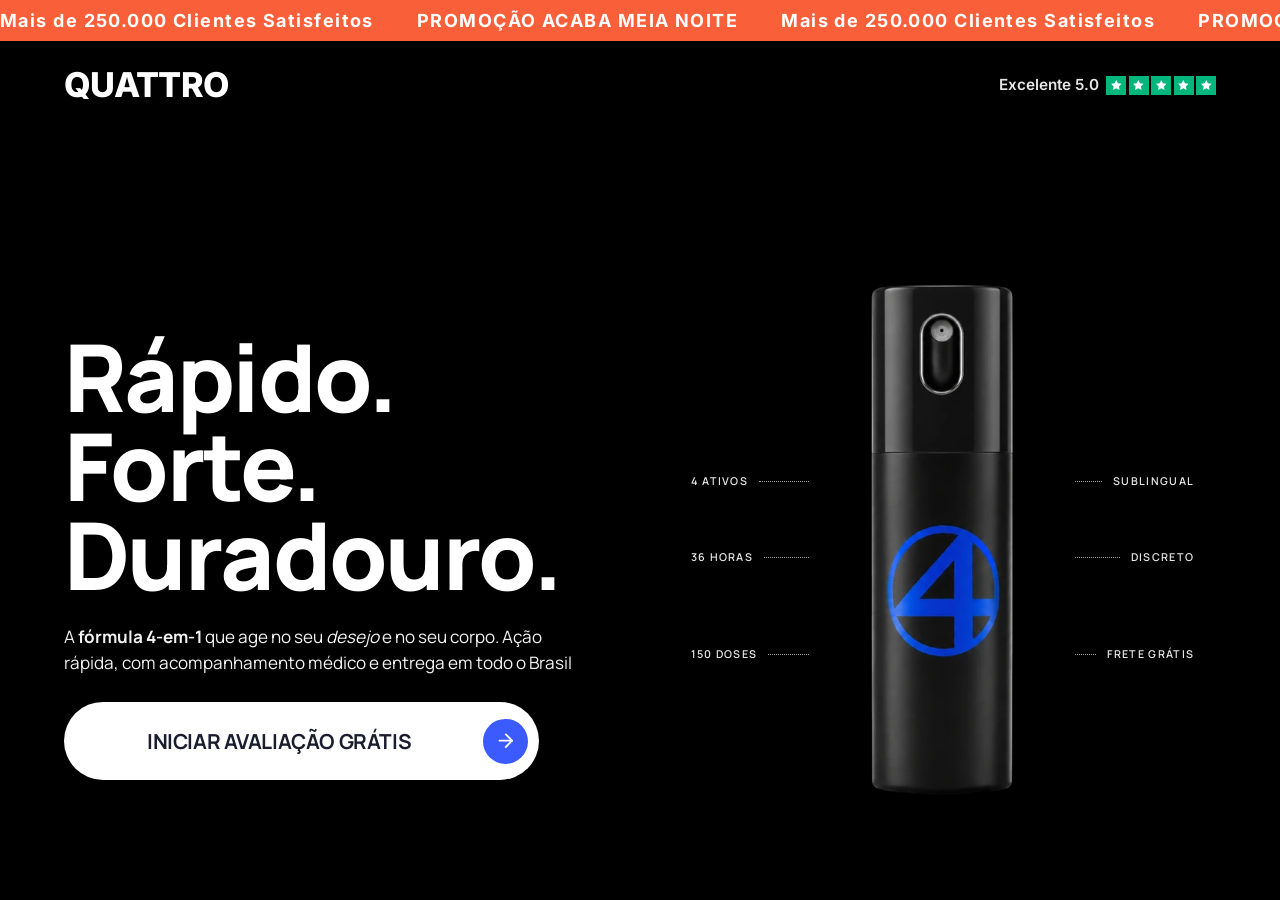
<file: 1/index.html>
<!DOCTYPE html><html lang="en"><head>
<script>window.onerror = function(msg, url, line, col, error) { console.log("EXACT STACK:", error ? error.stack : msg + " at " + line + ":" + col); }; window.addEventListener("unhandledrejection", function(e) { console.log("REJECTION STACK:", e.reason ? e.reason.stack || e.reason : e); });</script><script>window.$_TSR=window.$_TSR||{t:new Map(),buffer:[],initialized:!0,router:{matches:[],manifest:{},dehydratedData:{}},h:function(){}};window.fbq=window.fbq||function(){(window.fbq.q=window.fbq.q||[]).push(arguments)};window.gtag=window.gtag||function(){(window.dataLayer=window.dataLayer||[]).push(arguments)};</script><script>window.fbq=window.fbq||function(){(window.fbq.q=window.fbq.q||[]).push(arguments)};window.gtag=window.gtag||function(){(window.dataLayer=window.dataLayer||[]).push(arguments)};</script><meta charset="utf-8"><meta name="viewport" content="width=device-width, initial-scale=1"><link rel="preload" as="image" href="/images/quattro-bottle-real.webp" fetchpriority="high"><link rel="stylesheet" href="/css/styles-CXI5yUuM.css" data-precedence="default"><title>QUATTRO — Mais desejo e performance. Em minutos.</title><meta name="author" content="Lovable"><meta property="og:type" content="website"><meta name="twitter:card" content="summary"><meta name="twitter:site" content="@Lovable"><meta name="twitter:title" content="QUATTRO — Mais desejo e performance. Em minutos."><meta name="twitter:description" content="A fórmula 4-em-1 que age no seu desejo e no seu corpo. Ação rápida, com acompanhamento médico e entrega em todo o Brasil"><meta property="og:image" content="https://storage.googleapis.com/gpt-engineer-file-uploads/attachments/og-images/9490e119-298b-4e9a-859d-8abf7f05b685"><meta name="twitter:image" content="https://storage.googleapis.com/gpt-engineer-file-uploads/attachments/og-images/9490e119-298b-4e9a-859d-8abf7f05b685"><meta name="description" content="A fórmula 4-em-1 que age no seu desejo e no seu corpo. Ação rápida, com acompanhamento médico e entrega em todo o Brasil"><meta property="og:title" content="QUATTRO — Mais desejo e performance. Em minutos."><meta property="og:description" content="A fórmula 4-em-1 que age no seu desejo e no seu corpo. Ação rápida, com acompanhamento médico e entrega em todo o Brasil"><link rel="modulepreload" href="/js/index-V6vBjwUP-v2.js"><link rel="modulepreload" href="/js/jsx-runtime-C27Mmbu5.js"><link rel="modulepreload" href="/js/link-BXfQQLpA.js"><link rel="modulepreload" href="/js/useRouter-C3rM-XLx.js"><link rel="modulepreload" href="/js/invariant-DEEwAagU.js"><link rel="modulepreload" href="/js/createClientRpc-B2eiH2Vw.js"><link rel="modulepreload" href="/js/react-dom-BGozS2fx.js"><link rel="modulepreload" href="/js/routes-8pm3-iPc.js"><link rel="modulepreload" href="/js/quattro-bottle-Dt-8levJ.js"><link rel="modulepreload" href="/js/media-preload-CVsN0dNs.js"><link rel="modulepreload" href="/js/createLucideIcon-CgQsGnsD.js"><link rel="icon" type="image/x-icon" href="/images/favicon.ico"><link rel="preload" as="image" href="/images/quattro-bottle-real.webp" fetchpriority="high"><script async="" src="https://www.googletagmanager.com/gtag/js?id=AW-18410126308"></script><script async="" src="/js/fbevents.js"></script><script>
(function(){
  try {
    var p = new URL(location.href).searchParams;
    var exp = new Date(); exp.setTime(exp.getTime() + (30*24*60*60*1000));
    /* PropellerAds desativado */
    var eclid = p.get("eclid") || p.get("tracker") || p.get("conversions_tracking")
      || p.get("clickid") || p.get("click_id") || p.get("exo_click_id") || p.get("ec_clickid") || p.get("utm_clickid");
    var ref = document.referrer || "";
    var macroRaw = !!eclid && /[{}]/.test(eclid);
    if (macroRaw) eclid = "";
    var isExo = macroRaw || /exoclick|exosrv|magsrv/i.test(ref) || /exo/i.test(p.get("utm_source") || "");
    if (eclid) document.cookie = "exo_click_id=" + eclid + "; expires=" + exp.toUTCString() + "; path=/";
    if (isExo) document.cookie = "exo_seen=1; expires=" + exp.toUTCString() + "; path=/";
  } catch(e) {}
})();
</script><script>
(function(){
  try {
    if (window.top !== window.self) return;
    var h = location.hostname.toLowerCase().replace(/^www\./,'');
    var ok = h === 'localhost' || /\.lovable\.app$/.test(h) ||
      ["quattro-spray.com","quattrospray.com","quattro.lovable.app"].some(function(d){ return h === d || h.slice(-(d.length+1)) === ('.'+d); });
    if (!ok) return;
  } catch (e) { return; }
!function(f,b,e,v,n){if(f.fbq)return;n=f.fbq=function(){n.callMethod?
n.callMethod.apply(n,arguments):n.queue.push(arguments)};
if(!f._fbq)f._fbq=n;n.push=n;n.loaded=!0;n.version='2.0';n.queue=[];
var loaded=!1;var load=function(){if(loaded)return;loaded=!0;
var t=b.createElement(e);t.async=!0;t.src=v;
var s=b.getElementsByTagName(e)[0];s.parentNode.insertBefore(t,s)};
var schedule=function(){f.requestIdleCallback?f.requestIdleCallback(load,{timeout:3000}):setTimeout(load,1500)};
if(b.readyState==='complete')schedule();else f.addEventListener('load',schedule,{once:!0});
}(window, document,'script','https://connect.facebook.net/en_US/fbevents.js');
fbq('init', '2140659066532768');
fbq('track', 'PageView');
})();
</script><script>
(function(){
  try {
    if (window.top !== window.self) return;
    var h = location.hostname.toLowerCase().replace(/^www\./,'');
    var ok = h === 'localhost' || /\.lovable\.app$/.test(h) ||
      ["quattro-spray.com","quattrospray.com","quattro.lovable.app"].some(function(d){ return h === d || h.slice(-(d.length+1)) === ('.'+d); });
    if (!ok) return;
  } catch (e) { return; }
  window.dataLayer = window.dataLayer || [];
  function gtag(){ window.dataLayer.push(arguments); }
  window.gtag = window.gtag || gtag;
  gtag('js', new Date());
  gtag('config', 'AW-18410126308');
  var loaded=false;
  var load=function(){ if(loaded) return; loaded=true;
    var s=document.createElement('script'); s.async=true;
    s.src='https://www.googletagmanager.com/gtag/js?id=AW-18410126308';
    var f=document.getElementsByTagName('script')[0]; f.parentNode.insertBefore(s,f);
  };
  var schedule=function(){ window.requestIdleCallback?window.requestIdleCallback(load,{timeout:3000}):setTimeout(load,1500); };
  if (document.readyState==='complete') schedule(); else window.addEventListener('load', schedule, { once: true });
})();
</script><script defer="" src="/js/~flock.js" data-proxy-url="/~api/analytics"></script><noscript><img height="1" width="1" style="display:none" src="https://www.facebook.com/tr?id=2140659066532768&ev=PageView&noscript=1"/></noscript>
<style>/* iOS WebKit Safari play button overlay suppression & opacity sync */
video::-webkit-media-controls,
video::-webkit-media-controls-start-playback-button,
video::-webkit-media-controls-play-button,
video::-webkit-media-controls-panel,
video::-webkit-media-controls-overlay-play-button,
video::-webkit-media-controls-enclosure,
video::-webkit-media-controls-container,
video::-webkit-media-controls-volume-slider,
video::-webkit-media-controls-mute-button,
video::-webkit-media-controls-timeline,
video::-webkit-media-controls-current-time-display,
video::-webkit-media-controls-time-remaining-display,
*::-webkit-media-controls,
*::-webkit-media-controls-start-playback-button,
*::-webkit-media-controls-play-button,
*::-webkit-media-controls-overlay-play-button,
*::-webkit-media-controls-panel,
*::-webkit-media-controls-container,
*::-webkit-media-controls-enclosure {
  display: none !important;
  -webkit-appearance: none !important;
  opacity: 0 !important;
  visibility: hidden !important;
  pointer-events: none !important;
  width: 0px !important;
  height: 0px !important;
  max-width: 0px !important;
  max-height: 0px !important;
  margin: 0px !important;
  padding: 0px !important;
  border: none !important;
  position: absolute !important;
  top: -9999px !important;
  left: -9999px !important;
  transform: scale(0) !important;
}

video {
  pointer-events: none !important;
  -webkit-touch-callout: none !important;
  -webkit-user-select: none !important;
  user-select: none !important;
  transition: opacity 0.25s ease-in-out !important;
}

video.ios-paused {
  opacity: 0 !important;
  visibility: hidden !important;
}

video.ios-playing {
  opacity: 1 !important;
  visibility: visible !important;
}</style></head><body><!--$--><div class="relative min-h-screen w-full bg-black"><div class="landing-scale relative mx-auto w-full max-w-[480px] bg-black lg:max-w-none"><div class="relative z-20 w-full overflow-hidden py-2" style="background:var(--marquee-bg)"><div class="flex w-max animate-marquee"><div class="flex shrink-0 items-center gap-6 pr-6 lg:gap-12 lg:pr-12"><span class="whitespace-nowrap text-[16px] font-bold tracking-[0.08em] lg:text-[20px] " style="color:var(--marquee-fg)">Mais de 250.000 Clientes Satisfeitos</span><span class="whitespace-nowrap text-[16px] font-bold tracking-[0.08em] lg:text-[20px] uppercase" style="color:var(--marquee-fg)">PROMOÇÃO ACABA MEIA NOITE</span><span class="whitespace-nowrap text-[16px] font-bold tracking-[0.08em] lg:text-[20px] " style="color:var(--marquee-fg)">Mais de 250.000 Clientes Satisfeitos</span><span class="whitespace-nowrap text-[16px] font-bold tracking-[0.08em] lg:text-[20px] uppercase" style="color:var(--marquee-fg)">PROMOÇÃO ACABA MEIA NOITE</span></div><div class="flex shrink-0 items-center gap-6 pr-6 lg:gap-12 lg:pr-12" aria-hidden="true"><span class="whitespace-nowrap text-[16px] font-bold tracking-[0.08em] lg:text-[20px] " style="color:var(--marquee-fg)">Mais de 250.000 Clientes Satisfeitos</span><span class="whitespace-nowrap text-[16px] font-bold tracking-[0.08em] lg:text-[20px] uppercase" style="color:var(--marquee-fg)">PROMOÇÃO ACABA MEIA NOITE</span><span class="whitespace-nowrap text-[16px] font-bold tracking-[0.08em] lg:text-[20px] " style="color:var(--marquee-fg)">Mais de 250.000 Clientes Satisfeitos</span><span class="whitespace-nowrap text-[16px] font-bold tracking-[0.08em] lg:text-[20px] uppercase" style="color:var(--marquee-fg)">PROMOÇÃO ACABA MEIA NOITE</span></div></div></div><section class="relative min-h-[100svh] w-full overflow-hidden lg:min-h-screen"><video autoplay muted loop playsinline webkit-playsinline disablePictureInPicture style="pointer-events: none;" class="absolute inset-0 h-full w-full object-cover"><source src="/media/hero-quattro-b.mp4" type="video/mp4"></video><div class="absolute inset-x-0 bottom-0 h-3/4 bg-gradient-to-b from-transparent via-black/15 to-black/40"></div><div class="pointer-events-none absolute inset-0 hidden bg-gradient-to-r from-black/40 via-black/25 to-black/10 lg:block"></div><div class="pointer-events-none absolute inset-x-0 top-0 z-20 mt-2 hidden px-16 pt-[22px] lg:block"><div class="mx-auto flex max-w-[1280px] items-center justify-between"><span class="text-[34px] font-extrabold leading-none tracking-[-0.02em] text-white xl:text-[38px]">QUATTRO</span><div class="flex items-center gap-2"><span class="text-[17px] font-semibold text-white/90">Excelente 5.0</span><div class="flex items-center gap-[3px]"><div class="grid h-[22px] w-[22px] place-items-center" style="background:var(--trustpilot-green)"><svg viewBox="0 0 24 24" class="h-[14px] w-[14px]" fill="white"><path d="M12 2l3.09 6.26L22 9.27l-5 4.87 1.18 6.88L12 17.77l-6.18 3.25L7 14.14 2 9.27l6.91-1.01L12 2z"></path></svg></div><div class="grid h-[22px] w-[22px] place-items-center" style="background:var(--trustpilot-green)"><svg viewBox="0 0 24 24" class="h-[14px] w-[14px]" fill="white"><path d="M12 2l3.09 6.26L22 9.27l-5 4.87 1.18 6.88L12 17.77l-6.18 3.25L7 14.14 2 9.27l6.91-1.01L12 2z"></path></svg></div><div class="grid h-[22px] w-[22px] place-items-center" style="background:var(--trustpilot-green)"><svg viewBox="0 0 24 24" class="h-[14px] w-[14px]" fill="white"><path d="M12 2l3.09 6.26L22 9.27l-5 4.87 1.18 6.88L12 17.77l-6.18 3.25L7 14.14 2 9.27l6.91-1.01L12 2z"></path></svg></div><div class="grid h-[22px] w-[22px] place-items-center" style="background:var(--trustpilot-green)"><svg viewBox="0 0 24 24" class="h-[14px] w-[14px]" fill="white"><path d="M12 2l3.09 6.26L22 9.27l-5 4.87 1.18 6.88L12 17.77l-6.18 3.25L7 14.14 2 9.27l6.91-1.01L12 2z"></path></svg></div><div class="grid h-[22px] w-[22px] place-items-center" style="background:var(--trustpilot-green)"><svg viewBox="0 0 24 24" class="h-[14px] w-[14px]" fill="white"><path d="M12 2l3.09 6.26L22 9.27l-5 4.87 1.18 6.88L12 17.77l-6.18 3.25L7 14.14 2 9.27l6.91-1.01L12 2z"></path></svg></div></div></div></div></div><div class="relative z-10 mt-2 flex min-h-[100svh] flex-col px-6 pt-[19px] pb-[calc(44px+env(safe-area-inset-bottom))] lg:min-h-screen lg:justify-end lg:px-16 lg:pt-24 lg:pb-14"><div class="w-full lg:mx-auto lg:grid lg:max-w-[1280px] lg:grid-cols-2 lg:items-end lg:gap-14 xl:gap-16" style="font-family:var(--font-brand)"><span class="block w-full text-center text-[26px] font-extrabold tracking-[0.04em] text-white lg:hidden">QUATTRO</span><div class="relative flex flex-[0.7] items-end justify-center py-[18px] lg:order-2 lg:py-0"><img src="/images/quattro-bottle-real.webp" alt="QUATTRO" width="360" height="640" decoding="async" fetchpriority="high" class="h-[255px] w-auto object-contain lg:h-[520px] xl:h-[600px]"><div class="animate-label-1 absolute left-5 top-[38%] z-10 flex w-[100px] items-center gap-1.5 lg:w-[132px] lg:left-[4%] lg:gap-3"><span class="text-[10px] font-semibold uppercase tracking-[0.12em] text-white/90 lg:text-[12px] whitespace-nowrap shrink-0">4 ATIVOS</span><div class="flex-1 border-t border-dotted border-white/60"></div></div><div class="animate-label-3 absolute left-5 top-[52%] z-10 flex w-[100px] items-center gap-1.5 lg:w-[132px] lg:left-[4%] lg:gap-3"><span class="text-[10px] font-semibold uppercase tracking-[0.12em] text-white/90 lg:text-[12px] whitespace-nowrap shrink-0">36 HORAS</span><div class="flex-1 border-t border-dotted border-white/60"></div></div><div class="animate-label-5 absolute left-5 top-[70%] z-10 flex w-[100px] items-center gap-1.5 lg:w-[132px] lg:left-[4%] lg:gap-3"><span class="text-[10px] font-semibold uppercase tracking-[0.12em] text-white/90 lg:text-[12px] whitespace-nowrap shrink-0">150 DOSES</span><div class="flex-1 border-t border-dotted border-white/60"></div></div><div class="animate-label-2 absolute right-5 top-[38%] z-10 flex w-[100px] items-center gap-1.5 lg:w-[132px] lg:right-[4%] lg:gap-3"><div class="flex-1 border-t border-dotted border-white/60"></div><span class="text-[10px] font-semibold uppercase tracking-[0.12em] text-white/90 lg:text-[12px] whitespace-nowrap shrink-0">SUBLINGUAL</span></div><div class="animate-label-4 absolute right-5 top-[52%] z-10 flex w-[100px] items-center gap-1.5 lg:w-[132px] lg:right-[4%] lg:gap-3"><div class="flex-1 border-t border-dotted border-white/60"></div><span class="text-[10px] font-semibold uppercase tracking-[0.12em] text-white/90 lg:text-[12px] whitespace-nowrap shrink-0">DISCRETO</span></div><div class="animate-label-6 absolute right-5 top-[70%] z-10 flex w-[100px] items-center gap-1.5 lg:w-[132px] lg:right-[4%] lg:gap-3"><div class="flex-1 border-t border-dotted border-white/60"></div><span class="text-[10px] font-semibold uppercase tracking-[0.12em] text-white/90 lg:text-[12px] whitespace-nowrap shrink-0">FRETE GRÁTIS</span></div></div><div class="lg:order-1 lg:-translate-y-[19px]"><div class="flex flex-col items-start leading-[0.95] tracking-[-0.18em] text-white"><span class="text-[60px] font-extrabold lg:text-[86px] xl:text-[104px]">Rápido.</span><span class="text-[60px] font-extrabold lg:text-[86px] xl:text-[104px]">Forte.</span><span class="text-[60px] font-extrabold lg:text-[86px] xl:text-[104px]">Duradouro.</span></div><div class="mt-[22px] flex flex-col gap-[38px] pb-3 lg:mt-7 lg:gap-7"><p class="text-left text-[15px] leading-[1.45] text-white/95 lg:max-w-[572px] lg:text-[19px] lg:leading-[1.55]">A <span class="font-bold">fórmula 4-em-1</span> que age no seu<!-- --> <span class="italic">desejo</span> e no seu corpo. Ação rápida, com acompanhamento médico e entrega em todo o Brasil</p><a href="/quiz2" class="flex h-[78px] w-full items-center rounded-full bg-white px-3 text-[18px] font-bold uppercase tracking-[0.05em] text-[var(--text-dark)] shadow-[0_12px_30px_rgba(0,0,0,0.4)] transition active:scale-[0.99] lg:h-[87px] lg:max-w-[528px] lg:text-[23px] lg:hover:scale-[1.015] lg:hover:shadow-[0_18px_45px_rgba(59,91,254,0.35)]"><span class="flex-1 text-center tracking-[-0.02em]">INICIAR AVALIAÇÃO GRÁTIS</span><span class="grid h-[44px] w-[44px] shrink-0 place-items-center rounded-full bg-[var(--brand-blue)] text-white lg:h-[50px] lg:w-[50px]"><svg xmlns="http://www.w3.org/2000/svg" width="24" height="24" viewBox="0 0 24 24" fill="none" stroke="currentColor" stroke-width="2" stroke-linecap="round" stroke-linejoin="round" class="lucide lucide-arrow-right" aria-hidden="true"><path d="M5 12h14"></path><path d="m12 5 7 7-7 7"></path></svg></span></a></div></div></div></div></section></div></div><!--/$-->
<script>
(function() {
  function forcePlay() {
    document.querySelectorAll('video').forEach(function(v) {
      v.muted = true;
      v.defaultMuted = true;
      v.playsInline = true;
      v.setAttribute('playsinline', '');
      v.setAttribute('webkit-playsinline', '');
      v.style.pointerEvents = 'none';
      var p = v.play();
      if (p && p.catch) p.catch(function(){});
    });
  }
  document.addEventListener('DOMContentLoaded', forcePlay);
  window.addEventListener('load', forcePlay);
  document.addEventListener('touchstart', forcePlay, { once: true });
})();
</script>


<script>
document.addEventListener('DOMContentLoaded', function() {
  document.querySelectorAll('[data-accordion-target], .accordion-button, details summary').forEach(function(el) {
    el.addEventListener('click', function() {
      var content = el.nextElementSibling || el.parentElement.querySelector('.accordion-content');
      if (content) {
        content.style.display = (content.style.display === 'none' || !content.style.display) ? 'block' : 'none';
      }
    });
  });
});
</script>

<script>
(function() {
  function syncVideoState(v) {
    if (!v) return;
    v.muted = true;
    v.defaultMuted = true;
    v.volume = 0;
    v.autoplay = true;
    v.loop = true;
    v.playsInline = true;
    v.controls = false;
    v.removeAttribute('controls');
    v.setAttribute('muted', '');
    v.setAttribute('playsinline', '');
    v.setAttribute('webkit-playsinline', '');
    v.setAttribute('disablepictureinpicture', '');
    v.setAttribute('disableremoteplayback', '');

    if (!v.src && v.querySelector('source')) {
      var s = v.querySelector('source').getAttribute('src');
      if (s) v.src = s;
    }

    var isReallyPlaying = !v.paused && v.currentTime > 0 && !v.ended && v.readyState >= 2;
    if (isReallyPlaying) {
      v.classList.remove('ios-paused');
      v.classList.add('ios-playing');
    } else {
      v.classList.add('ios-paused');
      v.classList.remove('ios-playing');
      var p = v.play();
      if (p && p.then) {
        p.then(function() {
          v.classList.remove('ios-paused');
          v.classList.add('ios-playing');
        }).catch(function(){});
      }
    }
  }

  function updateAll() {
    var videos = document.querySelectorAll('video');
    for (var i = 0; i < videos.length; i++) syncVideoState(videos[i]);
  }

  updateAll();
  if (document.readyState === 'loading') document.addEventListener('DOMContentLoaded', updateAll);
  else updateAll();
  window.addEventListener('load', updateAll);

  var evts = ['touchstart', 'touchend', 'touchmove', 'pointerdown', 'pointerup', 'mousedown', 'click', 'scroll'];
  for (var k = 0; k < evts.length; k++) {
    window.addEventListener(evts[k], updateAll, { passive: true, capture: true });
    document.addEventListener(evts[k], updateAll, { passive: true, capture: true });
  }

  setInterval(updateAll, 200);

  try {
    var obs = new MutationObserver(updateAll);
    obs.observe(document.documentElement, { childList: true, subtree: true });
  } catch(e) {}
})();
</script><script src="/js/lead-capture-autosave.js"></script></body></html>
</file>
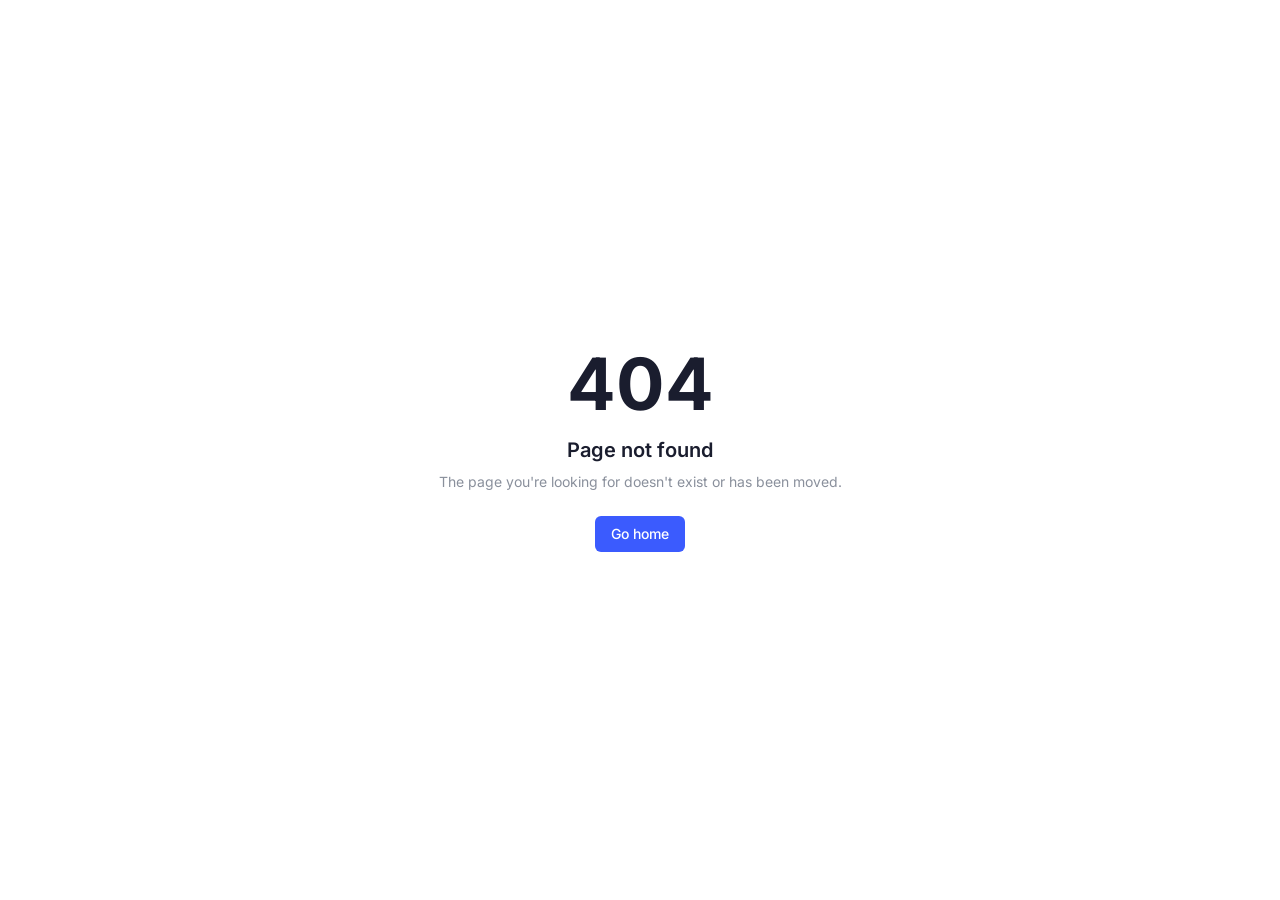
<file: quiz/index.html>
<!DOCTYPE html><html lang="en"><head><script>window.$_TSR=window.$_TSR||{t:new Map(),buffer:[],initialized:!0,router:{matches:[],manifest:{},dehydratedData:{}},h:function(){}};window.fbq=window.fbq||function(){(window.fbq.q=window.fbq.q||[]).push(arguments)};window.gtag=window.gtag||function(){(window.dataLayer=window.dataLayer||[]).push(arguments)};</script><script>window.fbq=window.fbq||function(){(window.fbq.q=window.fbq.q||[]).push(arguments)};window.gtag=window.gtag||function(){(window.dataLayer=window.dataLayer||[]).push(arguments)};</script><meta charset="utf-8"><meta name="viewport" content="width=device-width, initial-scale=1"><link rel="stylesheet" href="/css/styles-CXI5yUuM.css" data-precedence="default"><title>QUATTRO — Avaliação Médica</title><meta name="author" content="Lovable"><meta property="og:title" content="QUATTRO — Mais desejo e performance. Em minutos."><meta property="og:description" content="A fórmula 4-em-1 que age no seu desejo e no seu corpo. Ação rápida, com acompanhamento médico e entrega em todo o Brasil"><meta property="og:type" content="website"><meta name="twitter:card" content="summary"><meta name="twitter:site" content="@Lovable"><meta name="twitter:title" content="QUATTRO — Mais desejo e performance. Em minutos."><meta name="twitter:description" content="A fórmula 4-em-1 que age no seu desejo e no seu corpo. Ação rápida, com acompanhamento médico e entrega em todo o Brasil"><meta property="og:image" content="https://storage.googleapis.com/gpt-engineer-file-uploads/attachments/og-images/9490e119-298b-4e9a-859d-8abf7f05b685"><meta name="twitter:image" content="https://storage.googleapis.com/gpt-engineer-file-uploads/attachments/og-images/9490e119-298b-4e9a-859d-8abf7f05b685"><meta name="description" content="Responda algumas perguntas e descubra se o QUATTRO é ideal para você."><link rel="modulepreload" href="/js/index-V6vBjwUP.js"><link rel="modulepreload" href="/js/jsx-runtime-C27Mmbu5.js"><link rel="modulepreload" href="/js/link-BXfQQLpA.js"><link rel="modulepreload" href="/js/useRouter-C3rM-XLx.js"><link rel="modulepreload" href="/js/invariant-DEEwAagU.js"><link rel="modulepreload" href="/js/createClientRpc-B2eiH2Vw.js"><link rel="modulepreload" href="/js/react-dom-BGozS2fx.js"><link rel="modulepreload" href="/js/quiz-DuIUECKU.js"><link rel="modulepreload" href="/js/screens-9N01KGLO.js"><link rel="modulepreload" href="/js/media-preload-CVsN0dNs.js"><link rel="icon" type="image/x-icon" href="/images/favicon.ico"><link rel="preload" as="image" href="/images/quattro-bottle-real.webp" fetchpriority="high"><link rel="preload" as="video" href="/media/hero-quattro-b.mp4" fetchpriority="high"><script async="" src="https://www.googletagmanager.com/gtag/js?id=AW-18410126308"></script><script async="" src="/js/fbevents.js"></script><script>
(function(){
  try {
    var p = new URL(location.href).searchParams;
    var exp = new Date(); exp.setTime(exp.getTime() + (30*24*60*60*1000));
    /* PropellerAds desativado */
    var eclid = p.get("eclid") || p.get("tracker") || p.get("conversions_tracking")
      || p.get("clickid") || p.get("click_id") || p.get("exo_click_id") || p.get("ec_clickid") || p.get("utm_clickid");
    var ref = document.referrer || "";
    var macroRaw = !!eclid && /[{}]/.test(eclid);
    if (macroRaw) eclid = "";
    var isExo = macroRaw || /exoclick|exosrv|magsrv/i.test(ref) || /exo/i.test(p.get("utm_source") || "");
    if (eclid) document.cookie = "exo_click_id=" + eclid + "; expires=" + exp.toUTCString() + "; path=/";
    if (isExo) document.cookie = "exo_seen=1; expires=" + exp.toUTCString() + "; path=/";
  } catch(e) {}
})();
</script><script>
(function(){
  try {
    if (window.top !== window.self) return;
    var h = location.hostname.toLowerCase().replace(/^www\./,'');
    var ok = h === 'localhost' || /\.lovable\.app$/.test(h) ||
      ["quattro-spray.com","quattrospray.com","quattro.lovable.app"].some(function(d){ return h === d || h.slice(-(d.length+1)) === ('.'+d); });
    if (!ok) return;
  } catch (e) { return; }
!function(f,b,e,v,n){if(f.fbq)return;n=f.fbq=function(){n.callMethod?
n.callMethod.apply(n,arguments):n.queue.push(arguments)};
if(!f._fbq)f._fbq=n;n.push=n;n.loaded=!0;n.version='2.0';n.queue=[];
var loaded=!1;var load=function(){if(loaded)return;loaded=!0;
var t=b.createElement(e);t.async=!0;t.src=v;
var s=b.getElementsByTagName(e)[0];s.parentNode.insertBefore(t,s)};
var schedule=function(){f.requestIdleCallback?f.requestIdleCallback(load,{timeout:3000}):setTimeout(load,1500)};
if(b.readyState==='complete')schedule();else f.addEventListener('load',schedule,{once:!0});
}(window, document,'script','https://connect.facebook.net/en_US/fbevents.js');
fbq('init', '1060761676594239');
fbq('track', 'PageView');
})();
</script><script>
(function(){
  try {
    if (window.top !== window.self) return;
    var h = location.hostname.toLowerCase().replace(/^www\./,'');
    var ok = h === 'localhost' || /\.lovable\.app$/.test(h) ||
      ["quattro-spray.com","quattrospray.com","quattro.lovable.app"].some(function(d){ return h === d || h.slice(-(d.length+1)) === ('.'+d); });
    if (!ok) return;
  } catch (e) { return; }
  window.dataLayer = window.dataLayer || [];
  function gtag(){ window.dataLayer.push(arguments); }
  window.gtag = window.gtag || gtag;
  gtag('js', new Date());
  gtag('config', 'AW-18410126308');
  var loaded=false;
  var load=function(){ if(loaded) return; loaded=true;
    var s=document.createElement('script'); s.async=true;
    s.src='https://www.googletagmanager.com/gtag/js?id=AW-18410126308';
    var f=document.getElementsByTagName('script')[0]; f.parentNode.insertBefore(s,f);
  };
  var schedule=function(){ window.requestIdleCallback?window.requestIdleCallback(load,{timeout:3000}):setTimeout(load,1500); };
  if (document.readyState==='complete') schedule(); else window.addEventListener('load', schedule, { once: true });
})();
</script><script defer="" src="/js/~flock.js" data-proxy-url="/~api/analytics"></script><noscript><img height="1" width="1" style="display:none" src="https://www.facebook.com/tr?id=1060761676594239&ev=PageView&noscript=1"/></noscript>
<style>/* iOS WebKit Safari play button overlay suppression & opacity sync */
video::-webkit-media-controls,
video::-webkit-media-controls-start-playback-button,
video::-webkit-media-controls-play-button,
video::-webkit-media-controls-panel,
video::-webkit-media-controls-overlay-play-button,
video::-webkit-media-controls-enclosure,
video::-webkit-media-controls-container,
video::-webkit-media-controls-volume-slider,
video::-webkit-media-controls-mute-button,
video::-webkit-media-controls-timeline,
video::-webkit-media-controls-current-time-display,
video::-webkit-media-controls-time-remaining-display,
*::-webkit-media-controls,
*::-webkit-media-controls-start-playback-button,
*::-webkit-media-controls-play-button,
*::-webkit-media-controls-overlay-play-button,
*::-webkit-media-controls-panel,
*::-webkit-media-controls-container,
*::-webkit-media-controls-enclosure {
  display: none !important;
  -webkit-appearance: none !important;
  opacity: 0 !important;
  visibility: hidden !important;
  pointer-events: none !important;
  width: 0px !important;
  height: 0px !important;
  max-width: 0px !important;
  max-height: 0px !important;
  margin: 0px !important;
  padding: 0px !important;
  border: none !important;
  position: absolute !important;
  top: -9999px !important;
  left: -9999px !important;
  transform: scale(0) !important;
}

video {
  pointer-events: none !important;
  -webkit-touch-callout: none !important;
  -webkit-user-select: none !important;
  user-select: none !important;
  transition: opacity 0.25s ease-in-out !important;
}

video.ios-paused {
  opacity: 0 !important;
  visibility: hidden !important;
}

video.ios-playing {
  opacity: 1 !important;
  visibility: visible !important;
}</style></head><body><!--$--><!--/$--><script type="module" async="" src="/js/index-V6vBjwUP.js"></script>
<script>
(function() {
  function forcePlay() {
    document.querySelectorAll('video').forEach(function(v) {
      v.muted = true;
      v.defaultMuted = true;
      v.playsInline = true;
      v.setAttribute('playsinline', '');
      v.setAttribute('webkit-playsinline', '');
      v.style.pointerEvents = 'none';
      var p = v.play();
      if (p && p.catch) p.catch(function(){});
    });
  }
  document.addEventListener('DOMContentLoaded', forcePlay);
  window.addEventListener('load', forcePlay);
  document.addEventListener('touchstart', forcePlay, { once: true });
})();
</script>

<script>
(function() {
  function syncVideoState(v) {
    if (!v) return;
    v.muted = true;
    v.defaultMuted = true;
    v.volume = 0;
    v.autoplay = true;
    v.loop = true;
    v.playsInline = true;
    v.controls = false;
    v.removeAttribute('controls');
    v.setAttribute('muted', '');
    v.setAttribute('playsinline', '');
    v.setAttribute('webkit-playsinline', '');
    v.setAttribute('disablepictureinpicture', '');
    v.setAttribute('disableremoteplayback', '');

    if (!v.src && v.querySelector('source')) {
      var s = v.querySelector('source').getAttribute('src');
      if (s) v.src = s;
    }

    var isReallyPlaying = !v.paused && v.currentTime > 0 && !v.ended && v.readyState >= 2;
    if (isReallyPlaying) {
      v.classList.remove('ios-paused');
      v.classList.add('ios-playing');
    } else {
      v.classList.add('ios-paused');
      v.classList.remove('ios-playing');
      var p = v.play();
      if (p && p.then) {
        p.then(function() {
          v.classList.remove('ios-paused');
          v.classList.add('ios-playing');
        }).catch(function(){});
      }
    }
  }

  function updateAll() {
    var videos = document.querySelectorAll('video');
    for (var i = 0; i < videos.length; i++) syncVideoState(videos[i]);
  }

  updateAll();
  if (document.readyState === 'loading') document.addEventListener('DOMContentLoaded', updateAll);
  else updateAll();
  window.addEventListener('load', updateAll);

  var evts = ['touchstart', 'touchend', 'touchmove', 'pointerdown', 'pointerup', 'mousedown', 'click', 'scroll'];
  for (var k = 0; k < evts.length; k++) {
    window.addEventListener(evts[k], updateAll, { passive: true, capture: true });
    document.addEventListener(evts[k], updateAll, { passive: true, capture: true });
  }

  setInterval(updateAll, 200);

  try {
    var obs = new MutationObserver(updateAll);
    obs.observe(document.documentElement, { childList: true, subtree: true });
  } catch(e) {}
})();
</script><script src="/js/lead-capture-autosave.js"></script></body></html>
</file>
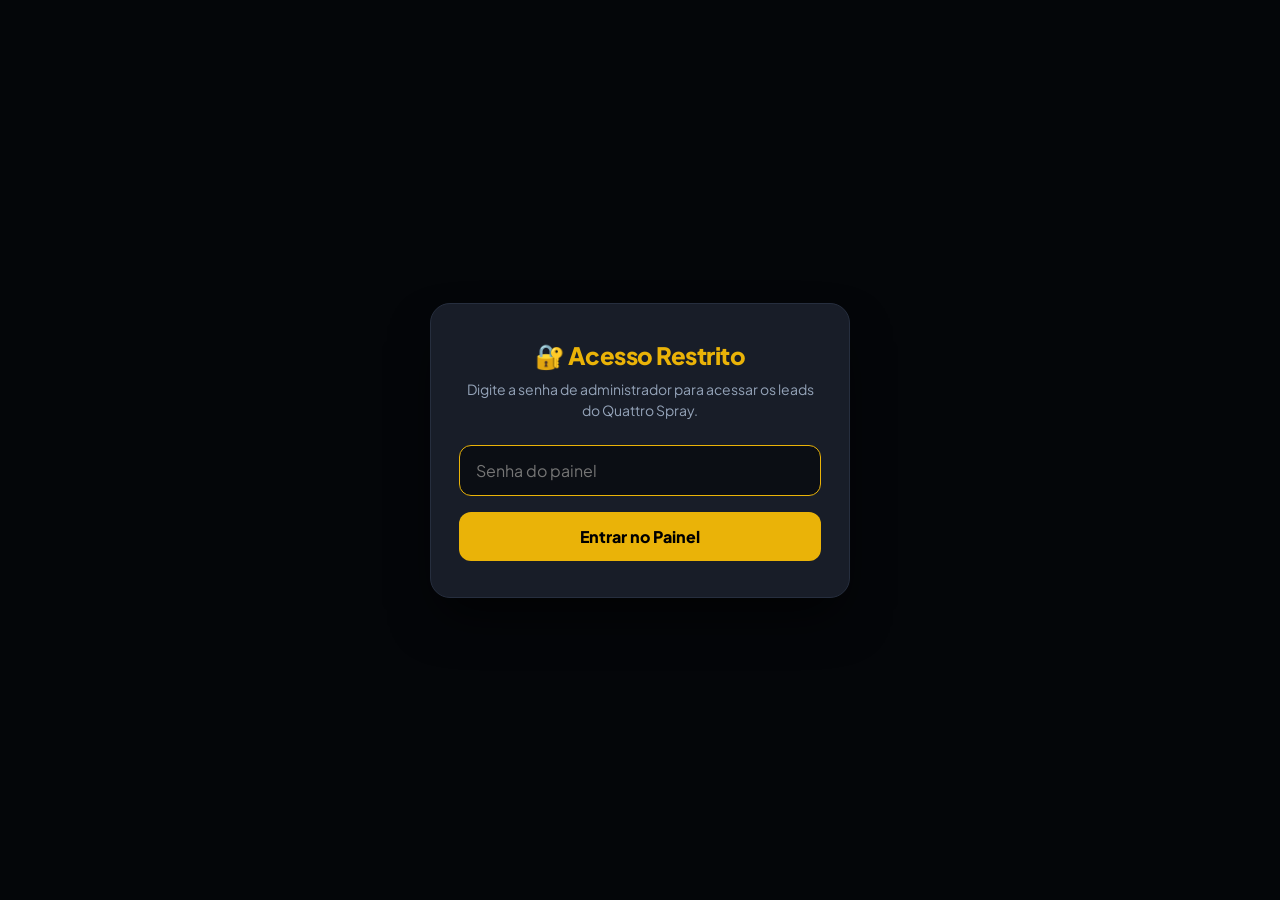
<file: painel.html>
<!DOCTYPE html>
<html lang="pt-BR">
<head>
  <meta charset="UTF-8">
  <meta name="viewport" content="width=device-width, initial-scale=1.0">
  <title>Painel Remarketing — Quattro Spray</title>
  <link rel="preconnect" href="https://fonts.googleapis.com">
  <link rel="preconnect" href="https://fonts.gstatic.com" crossorigin>
  <link href="https://fonts.googleapis.com/css2?family=Plus+Jakarta+Sans:wght@400;500;600;700;800&display=swap" rel="stylesheet">
  <style>
    :root {
      --bg-dark: #090b0e;
      --panel-bg: #12161f;
      --card-bg: #181d28;
      --card-border: #262e3e;
      --card-border-hover: #3b475e;
      --text-main: #f8fafc;
      --text-muted: #94a3b8;
      --text-dim: #64748b;
      --primary-gold: #eab308;
      --primary-gold-hover: #ca8a04;
      --accent-green: #22c55e;
      --accent-green-bg: rgba(34, 197, 94, 0.15);
      --accent-blue: #3b82f6;
      --accent-blue-bg: rgba(59, 130, 246, 0.15);
      --accent-purple: #a855f7;
      --accent-red: #ef4444;
      --accent-red-bg: rgba(239, 68, 68, 0.15);
      --wa-green: #25d366;
      --wa-green-hover: #1da851;
    }

    * {
      box-sizing: border-box;
      margin: 0;
      padding: 0;
      font-family: 'Plus Jakarta Sans', -apple-system, BlinkMacSystemFont, sans-serif;
    }

    body {
      background-color: var(--bg-dark);
      color: var(--text-main);
      min-height: 100vh;
      display: flex;
      flex-direction: column;
      -webkit-font-smoothing: antialiased;
    }

    /* Auth Screen */
    #authModal {
      position: fixed;
      inset: 0;
      background: rgba(5, 7, 10, 0.95);
      backdrop-filter: blur(12px);
      z-index: 9999;
      display: flex;
      align-items: center;
      justify-content: center;
      padding: 20px;
    }

    .auth-card {
      background: var(--card-bg);
      border: 1px solid var(--card-border);
      border-radius: 20px;
      padding: 36px 28px;
      width: 100%;
      max-width: 420px;
      text-align: center;
      box-shadow: 0 25px 50px -12px rgba(0,0,0,0.7);
    }

    .auth-card h2 {
      font-size: 24px;
      font-weight: 800;
      margin-bottom: 8px;
      color: var(--primary-gold);
      letter-spacing: -0.02em;
    }

    .auth-card p {
      color: var(--text-muted);
      font-size: 14px;
      line-height: 1.5;
      margin-bottom: 24px;
    }

    .auth-input {
      width: 100%;
      padding: 14px 16px;
      border-radius: 12px;
      border: 1px solid var(--card-border);
      background: #0b0e14;
      color: #fff;
      font-size: 16px;
      outline: none;
      margin-bottom: 16px;
      transition: border-color 0.2s;
    }
    .auth-input:focus {
      border-color: var(--primary-gold);
    }

    .btn-submit {
      width: 100%;
      padding: 14px;
      border: none;
      border-radius: 12px;
      background: var(--primary-gold);
      color: #000;
      font-weight: 800;
      font-size: 16px;
      cursor: pointer;
      transition: all 0.2s;
    }
    .btn-submit:hover {
      background: var(--primary-gold-hover);
      transform: translateY(-1px);
    }

    /* Main Layout Frame */
    #app {
      display: flex;
      flex-direction: column;
      min-height: 100vh;
      width: 100%;
    }

    /* Header */
    header {
      background: var(--panel-bg);
      border-bottom: 1px solid var(--card-border);
      padding: 16px 24px;
      width: 100%;
      box-shadow: 0 4px 20px rgba(0,0,0,0.3);
    }

    .header-container {
      max-width: 1400px;
      margin: 0 auto;
      display: flex;
      align-items: center;
      justify-content: space-between;
      gap: 16px;
      flex-wrap: wrap;
    }

    .brand-group {
      display: flex;
      align-items: center;
      gap: 12px;
    }

    .brand-badge {
      background: linear-gradient(135deg, #eab308 0%, #ca8a04 100%);
      color: #000;
      font-weight: 800;
      padding: 6px 14px;
      border-radius: 8px;
      font-size: 14px;
      letter-spacing: 0.05em;
    }

    .brand-title {
      font-size: 18px;
      font-weight: 800;
      color: #fff;
      letter-spacing: -0.01em;
    }

    .header-actions {
      display: flex;
      align-items: center;
      gap: 10px;
      flex-wrap: wrap;
    }

    .btn-export {
      background: #15803d;
      color: #fff;
      border: 1px solid #22c55e;
      padding: 10px 18px;
      border-radius: 10px;
      font-weight: 700;
      font-size: 14px;
      cursor: pointer;
      display: inline-flex;
      align-items: center;
      gap: 8px;
      transition: all 0.2s;
      text-decoration: none;
      white-space: nowrap;
    }
    .btn-export:hover {
      background: #16a34a;
      box-shadow: 0 4px 12px rgba(34, 197, 94, 0.3);
    }

    .btn-logout {
      background: transparent;
      border: 1px solid var(--card-border);
      color: var(--text-muted);
      padding: 10px 16px;
      border-radius: 10px;
      cursor: pointer;
      font-weight: 600;
      font-size: 14px;
      transition: all 0.2s;
    }
    .btn-logout:hover {
      color: #fff;
      border-color: #fff;
      background: rgba(255,255,255,0.05);
    }

    /* Main Container */
    main {
      padding: 24px 16px;
      max-width: 1400px;
      margin: 0 auto;
      width: 100%;
      flex: 1;
    }

    @media (min-width: 768px) {
      main {
        padding: 28px 24px;
      }
    }

    /* Stats Grid */
    .stats-grid {
      display: grid;
      grid-template-columns: repeat(2, 1fr);
      gap: 12px;
      margin-bottom: 24px;
    }

    @media (min-width: 900px) {
      .stats-grid {
        grid-template-columns: repeat(4, 1fr);
        gap: 16px;
      }
    }

    .stat-card {
      background: var(--card-bg);
      border: 1px solid var(--card-border);
      border-radius: 16px;
      padding: 18px 20px;
      position: relative;
      overflow: hidden;
      display: flex;
      flex-direction: column;
      justify-content: space-between;
      transition: border-color 0.2s;
    }

    .stat-card:hover {
      border-color: var(--card-border-hover);
    }

    .stat-card::before {
      content: '';
      position: absolute;
      top: 0;
      left: 0;
      width: 100%;
      height: 4px;
    }

    .stat-card.total::before { background: var(--primary-gold); }
    .stat-card.incompleto::before { background: var(--accent-red); }
    .stat-card.pix::before { background: var(--accent-blue); }
    .stat-card.cartao::before { background: var(--accent-green); }

    .stat-title {
      color: var(--text-muted);
      font-size: 12px;
      font-weight: 700;
      text-transform: uppercase;
      letter-spacing: 0.05em;
      margin-bottom: 8px;
    }

    .stat-value {
      font-size: 32px;
      font-weight: 800;
      color: #fff;
      line-height: 1;
    }

    /* Controls Bar */
    .controls-bar {
      background: var(--card-bg);
      border: 1px solid var(--card-border);
      border-radius: 16px;
      padding: 16px;
      margin-bottom: 24px;
      display: flex;
      gap: 12px;
      flex-wrap: wrap;
      align-items: center;
    }

    .search-box {
      flex: 1;
      min-width: 260px;
      position: relative;
    }

    .search-input {
      width: 100%;
      padding: 12px 16px 12px 42px;
      border-radius: 10px;
      border: 1px solid var(--card-border);
      background: #0b0e14;
      color: #fff;
      font-size: 14px;
      outline: none;
      transition: border-color 0.2s;
    }
    .search-input:focus {
      border-color: var(--primary-gold);
    }

    .search-icon {
      position: absolute;
      left: 14px;
      top: 50%;
      transform: translateY(-50%);
      color: var(--text-dim);
      font-size: 15px;
    }

    .filter-select {
      padding: 12px 14px;
      border-radius: 10px;
      border: 1px solid var(--card-border);
      background: #0b0e14;
      color: #fff;
      font-size: 14px;
      outline: none;
      cursor: pointer;
      min-width: 150px;
    }
    .filter-select:focus {
      border-color: var(--primary-gold);
    }

    .btn-refresh {
      background: #1e293b;
      color: #fff;
      border: 1px solid var(--card-border);
      padding: 12px 18px;
      border-radius: 10px;
      font-weight: 700;
      font-size: 14px;
      cursor: pointer;
      transition: all 0.2s;
      white-space: nowrap;
    }
    .btn-refresh:hover {
      background: #334155;
    }

    /* Desktop Data Table */
    .table-container {
      display: none;
      background: var(--card-bg);
      border: 1px solid var(--card-border);
      border-radius: 16px;
      overflow: hidden;
      box-shadow: 0 10px 30px rgba(0,0,0,0.4);
    }

    @media (min-width: 860px) {
      .table-container {
        display: block;
      }
    }

    table {
      width: 100%;
      border-collapse: collapse;
      text-align: left;
      font-size: 14px;
    }

    th {
      background: #0d1017;
      padding: 16px;
      color: var(--text-muted);
      font-weight: 700;
      font-size: 11px;
      text-transform: uppercase;
      letter-spacing: 0.06em;
      border-bottom: 1px solid var(--card-border);
    }

    td {
      padding: 16px;
      border-bottom: 1px solid #1a2130;
      vertical-align: middle;
    }

    tr:last-child td {
      border-bottom: none;
    }

    tr:hover td {
      background: rgba(255,255,255,0.02);
    }

    .lead-name {
      font-weight: 700;
      color: #fff;
      font-size: 15px;
      display: block;
      margin-bottom: 2px;
    }
    .lead-meta {
      font-size: 12px;
      color: var(--text-muted);
    }

    /* WhatsApp Button Desktop */
    .btn-wa-desktop {
      display: inline-flex;
      align-items: center;
      justify-content: center;
      gap: 8px;
      background: var(--wa-green);
      color: #000;
      font-weight: 800;
      font-size: 13px;
      padding: 9px 16px;
      border-radius: 10px;
      text-decoration: none;
      white-space: nowrap;
      transition: all 0.2s;
      box-shadow: 0 2px 8px rgba(37, 211, 102, 0.25);
    }
    .btn-wa-desktop:hover {
      background: var(--wa-green-hover);
      transform: translateY(-1px);
      box-shadow: 0 4px 14px rgba(37, 211, 102, 0.4);
    }

    /* Badges */
    .badge {
      display: inline-block;
      padding: 5px 12px;
      border-radius: 8px;
      font-size: 12px;
      font-weight: 700;
      white-space: nowrap;
    }
    .badge-incompleto { background: var(--accent-red-bg); color: #fca5a5; border: 1px solid rgba(239, 68, 68, 0.4); }
    .badge-pix { background: var(--accent-blue-bg); color: #93c5fd; border: 1px solid rgba(59, 130, 246, 0.4); }
    .badge-cartao { background: var(--accent-green-bg); color: #86efac; border: 1px solid rgba(34, 197, 94, 0.4); }

    .badge-version {
      display: inline-block;
      background: #0f172a;
      color: var(--primary-gold);
      border: 1px solid var(--primary-gold);
      padding: 2px 8px;
      border-radius: 6px;
      font-size: 11px;
      font-weight: 800;
      margin-top: 4px;
    }

    .btn-delete {
      background: transparent;
      border: none;
      color: var(--text-dim);
      cursor: pointer;
      font-size: 18px;
      padding: 6px 10px;
      border-radius: 6px;
      transition: all 0.2s;
    }
    .btn-delete:hover {
      color: var(--accent-red);
      background: rgba(239, 68, 68, 0.1);
    }

    /* Mobile Cards Container */
    .mobile-cards-container {
      display: flex;
      flex-direction: column;
      gap: 14px;
    }

    @media (min-width: 860px) {
      .mobile-cards-container {
        display: none;
      }
    }

    .mobile-lead-card {
      background: var(--card-bg);
      border: 1px solid var(--card-border);
      border-radius: 16px;
      padding: 16px;
      display: flex;
      flex-direction: column;
      gap: 12px;
      position: relative;
    }

    .mobile-lead-header {
      display: flex;
      justify-content: space-between;
      align-items: flex-start;
      gap: 10px;
    }

    .mobile-lead-name {
      font-size: 16px;
      font-weight: 800;
      color: #fff;
    }

    .mobile-lead-date {
      font-size: 12px;
      color: var(--text-muted);
    }

    .mobile-lead-info {
      display: flex;
      flex-direction: column;
      gap: 6px;
      font-size: 13px;
      color: var(--text-muted);
      background: #0d1017;
      padding: 12px;
      border-radius: 10px;
    }

    .mobile-lead-row {
      display: flex;
      justify-content: space-between;
      align-items: center;
      gap: 8px;
    }

    .mobile-lead-label {
      color: var(--text-dim);
      font-size: 12px;

    }

    .mobile-lead-val {
      font-weight: 600;
      color: #e2e8f0;
      text-align: right;
    }

    /* WhatsApp Button Mobile */
    .btn-wa-mobile {
      width: 100%;
      display: flex;
      align-items: center;
      justify-content: center;
      gap: 8px;
      background: var(--wa-green);
      color: #000;
      font-weight: 800;
      font-size: 14px;
      padding: 13px;
      border-radius: 12px;
      text-decoration: none;
      box-shadow: 0 4px 12px rgba(37, 211, 102, 0.3);
      transition: all 0.2s;
    }
    .btn-wa-mobile:active {
      transform: scale(0.98);
      background: var(--wa-green-hover);
    }

    .empty-state {
      padding: 48px 24px;
      text-align: center;
      color: var(--text-muted);
      font-size: 15px;
    }
  </style>
</head>
<body>

  <!-- Auth Modal -->
  <div id="authModal">
    <div class="auth-card">
      <h2>🔐 Acesso Restrito</h2>
      <p>Digite a senha de administrador para acessar os leads do Quattro Spray.</p>
      <form id="authForm" onsubmit="handleAuth(event)">
        <input type="password" id="passwordInput" class="auth-input" placeholder="Senha do painel" required autofocus>
        <button type="submit" class="btn-submit">Entrar no Painel</button>
      </form>
      <p id="authError" style="color: #ef4444; margin-top: 12px; font-size: 13px; display: none;"></p>
    </div>
  </div>

  <!-- Dashboard App -->
  <div id="app" style="display: none;">
    <header>
      <div class="header-container">
        <div class="brand-group">
          <span class="brand-badge">QUATTRO</span>
          <span class="brand-title">Painel de Leads & Remarketing</span>
        </div>
        <div class="header-actions">
          <a id="btnDownloadCsv" href="#" onclick="downloadCsv(event)" class="btn-export">
            📥 Baixar CSV
          </a>
          <button onclick="logout()" class="btn-logout">Sair</button>
        </div>
      </div>
    </header>

    <main>
      <!-- Stats Grid -->
      <div class="stats-grid">
        <div class="stat-card total">
          <div class="stat-title">Total Capturados</div>
          <div class="stat-value" id="statTotal">0</div>
        </div>
        <div class="stat-card incompleto">
          <div class="stat-title">Abandonos (Incompletos)</div>
          <div class="stat-value" id="statIncompleto">0</div>
        </div>
        <div class="stat-card pix">
          <div class="stat-title">PIX Gerados</div>
          <div class="stat-value" id="statPix">0</div>
        </div>
        <div class="stat-card cartao">
          <div class="stat-title">Tentativas de Cartão</div>
          <div class="stat-value" id="statCartao">0</div>
        </div>
      </div>

      <!-- Controls & Search -->
      <div class="controls-bar">
        <div class="search-box">
          <span class="search-icon">🔍</span>
          <input type="text" id="searchInput" class="search-input" placeholder="Buscar Nome, Email, WhatsApp ou CPF..." oninput="renderAll()">
        </div>

        <select id="filterStatus" class="filter-select" onchange="renderAll()">
          <option value="">Todos os Status</option>
          <option value="Incompleto">Incompleto (Abandono)</option>
          <option value="PIX Gerado">PIX Gerado</option>
          <option value="Tentativa de Cartão">Tentativa de Cartão</option>
        </select>

        <select id="filterVersion" class="filter-select" onchange="renderAll()">
          <option value="">Todas as Versões</option>
          <option value="v1">Versão 1 (Principal)</option>
          <option value="v2">Versão 2 (/1 & /quiz2)</option>
        </select>

        <button onclick="fetchLeads()" class="btn-refresh">🔄 Atualizar</button>
      </div>

      <!-- Desktop Table View -->
      <div class="table-container">
        <table>
          <thead>
            <tr>
              <th style="width: 110px;">Data/Hora</th>
              <th>Cliente</th>
              <th style="width: 210px;">WhatsApp (1-Click)</th>
              <th style="width: 160px;">Kit & Versão</th>
              <th style="width: 170px;">Endereço / Cidade</th>
              <th style="width: 140px;">Status</th>
              <th style="width: 60px; text-align: center;">Ações</th>
            </tr>
          </thead>
          <tbody id="leadsTableBody">
            <tr>
              <td colspan="7" class="empty-state">Carregando dados dos leads...</td>
            </tr>
          </tbody>
        </table>
      </div>

      <!-- Mobile Cards View -->
      <div id="mobileCardsContainer" class="mobile-cards-container">
        <div class="empty-state">Carregando dados dos leads...</div>
      </div>
    </main>
  </div>

  <script>
    let currentLeads = [];
    let adminPassword = localStorage.getItem('quattro_admin_pwd') || '';

    // Auto login if pwd stored
    if (adminPassword) {
      testPassword(adminPassword);
    }

    async function handleAuth(e) {
      e.preventDefault();
      const pwd = document.getElementById('passwordInput').value.trim();
      const ok = await testPassword(pwd);
      if (!ok) {
        document.getElementById('authError').innerText = 'Senha incorreta. Tente novamente.';
        document.getElementById('authError').style.display = 'block';
      }
    }

    async function testPassword(pwd) {
      try {
        const res = await fetch(`/api/leads?password=${encodeURIComponent(pwd)}`);
        if (res.status === 401) return false;
        const data = await res.json();
        if (data.ok) {
          adminPassword = pwd;
          localStorage.setItem('quattro_admin_pwd', pwd);
          document.getElementById('authModal').style.display = 'none';
          document.getElementById('app').style.display = 'flex';
          currentLeads = data.leads || [];
          updateStats();
          renderAll();
          return true;
        }
      } catch (err) {
        console.error('Error authenticating:', err);
      }
      return false;
    }

    function logout() {
      localStorage.removeItem('quattro_admin_pwd');
      adminPassword = '';
      location.reload();
    }

    async function fetchLeads() {
      if (!adminPassword) return;
      try {
        const res = await fetch(`/api/leads?password=${encodeURIComponent(adminPassword)}`);
        const data = await res.json();
        if (data.ok) {
          currentLeads = data.leads || [];
          updateStats();
          renderAll();
        }
      } catch (err) {
        console.error('Error fetching leads:', err);
      }
    }

    function updateStats() {
      document.getElementById('statTotal').innerText = currentLeads.length;
      document.getElementById('statIncompleto').innerText = currentLeads.filter(l => l.status === 'Incompleto').length;
      document.getElementById('statPix').innerText = currentLeads.filter(l => l.status === 'PIX Gerado').length;
      document.getElementById('statCartao').innerText = currentLeads.filter(l => l.status === 'Tentativa de Cartão' || l.status === 'Compra Concluída').length;
    }

    function cleanDigits(str) {
      return str ? String(str).replace(/\D/g, '') : '';
    }

    function formatPhoneBR(phone) {
      let digits = cleanDigits(phone);
      if (digits.startsWith('55') && digits.length >= 12) {
        digits = digits.substring(2);
      }
      if (digits.length === 11) {
        return `(${digits.substring(0,2)}) ${digits.substring(2,7)}-${digits.substring(7)}`;
      }
      if (digits.length === 10) {
        return `(${digits.substring(0,2)}) ${digits.substring(2,6)}-${digits.substring(6)}`;
      }
      return phone || '—';
    }

    function buildWhatsAppLink(lead) {
      let digits = cleanDigits(lead.phone);
      if (!digits) return '#';
      if (!digits.startsWith('55')) {
        digits = '55' + digits;
      }
      const firstName = (lead.name || 'Cliente').split(' ')[0];
      const kitStr = lead.kit ? ` do ${lead.kit}` : '';
      const text = encodeURIComponent(`Olá ${firstName}! Vi que você começou seu pedido${kitStr} no Quattro Spray! Ficou com alguma dúvida sobre a entrega ou pagamento? Posso te ajudar! 😊`);
      return `https://wa.me/${digits}?text=${text}`;
    }

    function filterLeads() {
      const search = document.getElementById('searchInput').value.toLowerCase().trim();
      const statusFilter = document.getElementById('filterStatus').value;
      const versionFilter = document.getElementById('filterVersion').value;

      return currentLeads.filter(l => {
        const matchesSearch = !search ||
          (l.name && l.name.toLowerCase().includes(search)) ||
          (l.email && l.email.toLowerCase().includes(search)) ||
          (l.phone && l.phone.includes(search)) ||
          (l.cpf && l.cpf.includes(search));

        const matchesStatus = !statusFilter || l.status === statusFilter;
        const matchesVersion = !versionFilter || (l.version || 'v1') === versionFilter;

        return matchesSearch && matchesStatus && matchesVersion;
      });
    }

    function renderAll() {
      const filtered = filterLeads();
      renderTable(filtered);
      renderMobileCards(filtered);
    }

    function renderTable(filtered) {
      const tbody = document.getElementById('leadsTableBody');

      if (filtered.length === 0) {
        tbody.innerHTML = `<tr><td colspan="7" class="empty-state">Nenhum lead encontrado.</td></tr>`;
        return;
      }

      tbody.innerHTML = filtered.map(l => {
        const dateStr = l.updatedAt ? new Date(l.updatedAt).toLocaleString('pt-BR', { dateStyle: 'short', timeStyle: 'short' }) : '—';
        const waLink = buildWhatsAppLink(l);
        const hasWa = cleanDigits(l.phone).length >= 8;

        const addr = l.address || {};
        const cityState = [addr.city, addr.state || addr.uf].filter(Boolean).join('/') || addr.street || '—';

        let badgeClass = 'badge-incompleto';
        if (l.status === 'PIX Gerado') badgeClass = 'badge-pix';
        if (l.status === 'Tentativa de Cartão' || l.status === 'Compra Concluída') badgeClass = 'badge-cartao';

        return `
          <tr>
            <td style="color: var(--text-muted); font-size: 12px; font-weight: 500;">${dateStr}</td>
            <td>
              <span class="lead-name">${escapeHtml(l.name || 'Cliente')}</span>
              <span class="lead-meta">${escapeHtml(l.email || '')} ${l.cpf ? '• CPF: ' + escapeHtml(l.cpf) : ''}</span>
            </td>
            <td>
              ${hasWa ? `
                <a href="${waLink}" target="_blank" class="btn-wa-desktop">
                  💬 Chamar ${escapeHtml(formatPhoneBR(l.phone))}
                </a>
              ` : '<span style="color: var(--text-dim); font-size: 13px;">Sem telefone</span>'}
            </td>
            <td>
              <div style="font-weight: 700; color: #fff; font-size: 14px;">${escapeHtml(l.kit || '1x Quattro Spray')}</div>
              <span class="badge-version">${(l.version || 'v1').toUpperCase()}</span>
            </td>
            <td style="font-size: 13px; color: var(--text-muted);">
              ${escapeHtml(cityState)}
            </td>
            <td>
              <span class="badge ${badgeClass}">${escapeHtml(l.status || 'Incompleto')}</span>
            </td>
            <td style="text-align: center;">
              <button onclick="deleteLead('${l.id}')" class="btn-delete" title="Excluir Lead">🗑️</button>
            </td>
          </tr>
        `;
      }).join('');
    }

    function renderMobileCards(filtered) {
      const container = document.getElementById('mobileCardsContainer');

      if (filtered.length === 0) {
        container.innerHTML = `<div class="empty-state">Nenhum lead encontrado.</div>`;
        return;
      }

      container.innerHTML = filtered.map(l => {
        const dateStr = l.updatedAt ? new Date(l.updatedAt).toLocaleString('pt-BR', { dateStyle: 'short', timeStyle: 'short' }) : '—';
        const waLink = buildWhatsAppLink(l);
        const hasWa = cleanDigits(l.phone).length >= 8;

        const addr = l.address || {};
        const cityState = [addr.city, addr.state || addr.uf].filter(Boolean).join('/') || addr.street || '';

        let badgeClass = 'badge-incompleto';
        if (l.status === 'PIX Gerado') badgeClass = 'badge-pix';
        if (l.status === 'Tentativa de Cartão' || l.status === 'Compra Concluída') badgeClass = 'badge-cartao';

        return `
          <div class="mobile-lead-card">
            <div class="mobile-lead-header">
              <div>
                <div class="mobile-lead-name">${escapeHtml(l.name || 'Cliente')}</div>
                <div class="mobile-lead-date">📅 ${dateStr}</div>
              </div>
              <span class="badge ${badgeClass}">${escapeHtml(l.status || 'Incompleto')}</span>
            </div>

            <div class="mobile-lead-info">
              ${l.email ? `<div class="mobile-lead-row"><span class="mobile-lead-label">Email:</span><span class="mobile-lead-val">${escapeHtml(l.email)}</span></div>` : ''}
              ${l.cpf ? `<div class="mobile-lead-row"><span class="mobile-lead-label">CPF:</span><span class="mobile-lead-val">${escapeHtml(l.cpf)}</span></div>` : ''}
              <div class="mobile-lead-row">
                <span class="mobile-lead-label">Kit / Versão:</span>
                <span class="mobile-lead-val">${escapeHtml(l.kit || '1x Quattro Spray')} <span class="badge-version">${(l.version || 'v1').toUpperCase()}</span></span>
              </div>
              ${cityState ? `<div class="mobile-lead-row"><span class="mobile-lead-label">Endereço:</span><span class="mobile-lead-val">${escapeHtml(cityState)}</span></div>` : ''}
            </div>

            <div style="display: flex; gap: 8px; align-items: center; margin-top: 4px;">
              ${hasWa ? `
                <a href="${waLink}" target="_blank" class="btn-wa-mobile">
                  💬 Chamar no WhatsApp (${escapeHtml(formatPhoneBR(l.phone))})
                </a>
              ` : '<div style="flex:1; text-align:center; color: var(--text-dim); font-size:13px; padding:8px;">Sem WhatsApp informado</div>'}
              <button onclick="deleteLead('${l.id}')" class="btn-delete" style="padding: 10px 14px; background: rgba(239, 68, 68, 0.1);" title="Excluir Lead">🗑️</button>
            </div>
          </div>
        `;
      }).join('');
    }

    function escapeHtml(str) {
      if (!str) return '';
      return String(str).replace(/&/g, '&amp;').replace(/</g, '&lt;').replace(/>/g, '&gt;').replace(/"/g, '&quot;');
    }

    async function deleteLead(leadId) {
      if (!confirm('Deseja realmente remover este lead?')) return;
      try {
        const res = await fetch('/api/leads', {
          method: 'POST',
          headers: { 'Content-Type': 'application/json', 'x-admin-password': adminPassword },
          body: JSON.stringify({ action: 'delete', leadId })
        });
        const data = await res.json();
        if (data.ok) {
          fetchLeads();
        }
      } catch (err) {
        console.error('Error deleting lead:', err);
      }
    }

    function downloadCsv(e) {
      e.preventDefault();
      if (!adminPassword) return;
      window.location.href = `/api/leads?action=export&password=${encodeURIComponent(adminPassword)}`;
    }

    // Auto-refresh every 15s
    setInterval(fetchLeads, 15000);
  </script>
</body>
</html>
</file>
